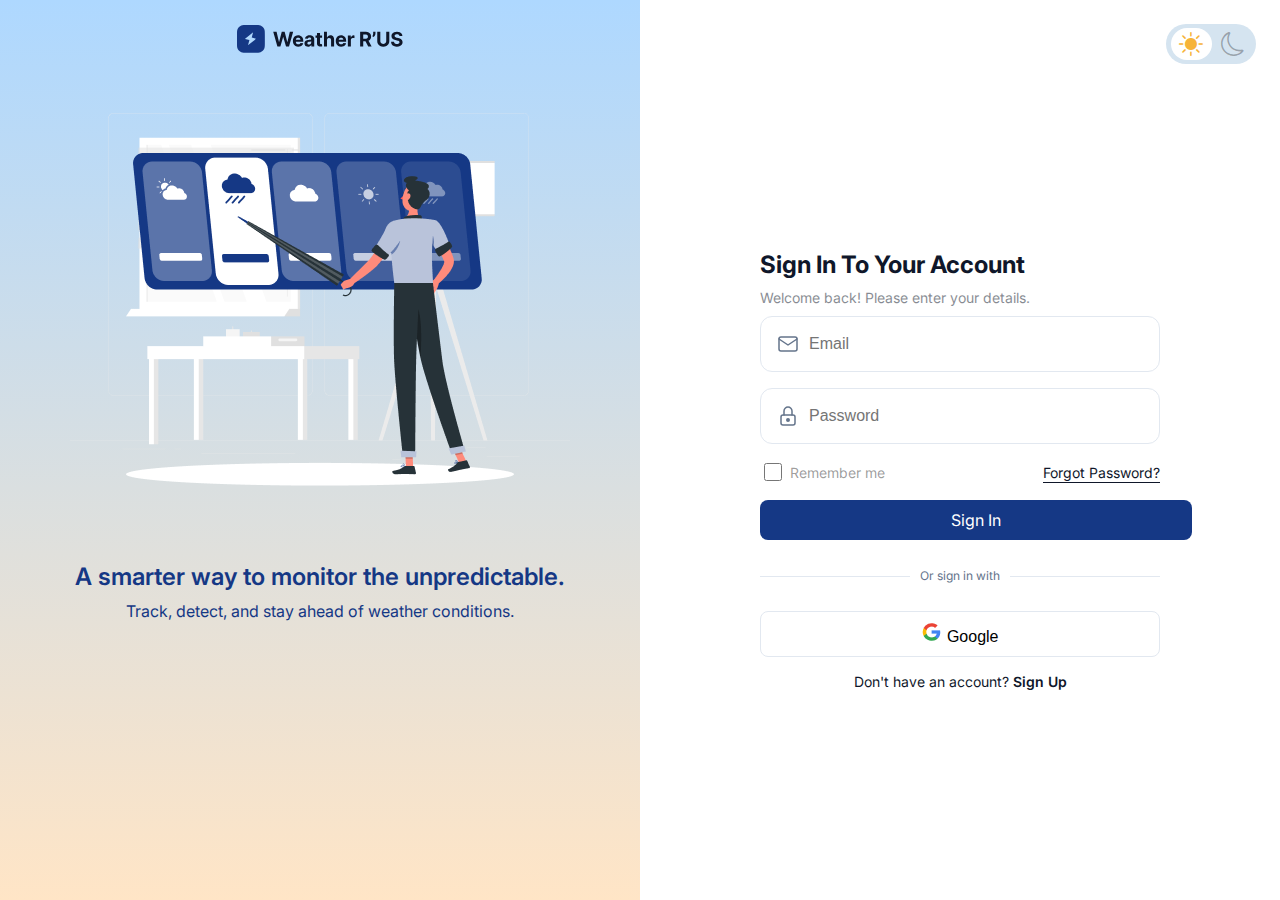
<file: index.html>
<!DOCTYPE html>
<html lang="en">
<head>
    <meta charset="UTF-8">
    <meta name="viewport" content="width=device-width, initial-scale=1.0">
    <link rel="icon" type="image/x-icon" href="images/favicon.png">
    <title>Weather R'Us | Sign in</title>
    <link rel="stylesheet" href="css/style.css">
</head>
<body>
    <main>
        <section class="signin-signup">
            <div class="left-col w-50 p-4">
                <figure class="m-0 text-center">
                    <img src="images/logo.svg" alt="">
                </figure>

                <div class="data-carousel">
                    <div class="carousel-image">
                        <img src="images/slide-1.png" alt="">
                    </div>
                    <div class="carousel-caption">
                        <h3 class="text-primary slide-title">A smarter way to monitor the unpredictable.</h3>
                        <p class="text-primary slide-info m-0">Track, detect, and stay ahead of weather conditions.</p>
                    </div>
                </div>
            </div>
            <div class="right-col w-50 p-4">
                <div class="theme-mode-toggle">
                    <input type="checkbox" class="checkbox" id="checkbox">
                    <label for="checkbox" class="checkbox-label bg-white bg-opacity-50">
                        <span class="ball shadow-sm"></span>
                        <i class="bi bi-brightness-high-fill position-relative fs-4 ms-2"></i>
                        <i class="bi bi-moon position-relative fs-4 me-2"></i>
                    </label>
                </div>

                <div class="form-container">
                    <h2>Sign In To Your Account</h2>
                    <p class="sub-heading fs-14">Welcome back! Please enter your details.</p>

                    <form action="#" class="form w-100">
                        <div class="form-field position-relative">
                            <input type="email" name="email" id="email" class="form-control" placeholder="Email">
                            <img src="images/icons/icon-mail.svg" class="position-absolute field-icon" alt="">
                        </div>
                        <div class="form-field position-relative">
                            <input type="password" name="password" id="password" class="form-control" placeholder="Password">
                            <img src="images/icons/icon-lock.svg" class="position-absolute field-icon" alt="">
                        </div>
                        <div class="form-secondary-actions">
                            <div class="form-check">
                                <input class="form-check-input" type="checkbox" value="" id="remember-chkbox">
                                <label class="form-check-label" for="remember-chkbox">Remember me</label>
                            </div>
                            <a href="#" class="link-dark fs-14">Forgot Password?</a>
                        </div>
                        <a href="signup.html" type="button" class="btn btn-primary text-center w-100 text-decoration-none">Sign In</a>

                        <div class="separator w-100"><span>Or sign in with</span></div>

                        <button type="button" class="btn btn-google">
                            <img src="images/icons/icon-google.png" alt=""> Google
                        </button>

                        <p class="fs-14 m-0 text-center">Don't have an account? <a href="#" class="fw-semibold link-dark">Sign Up</a></p>
                    </form>
                </div>
            </div>
        </section>
    </main>
</body>
</html>
</file>
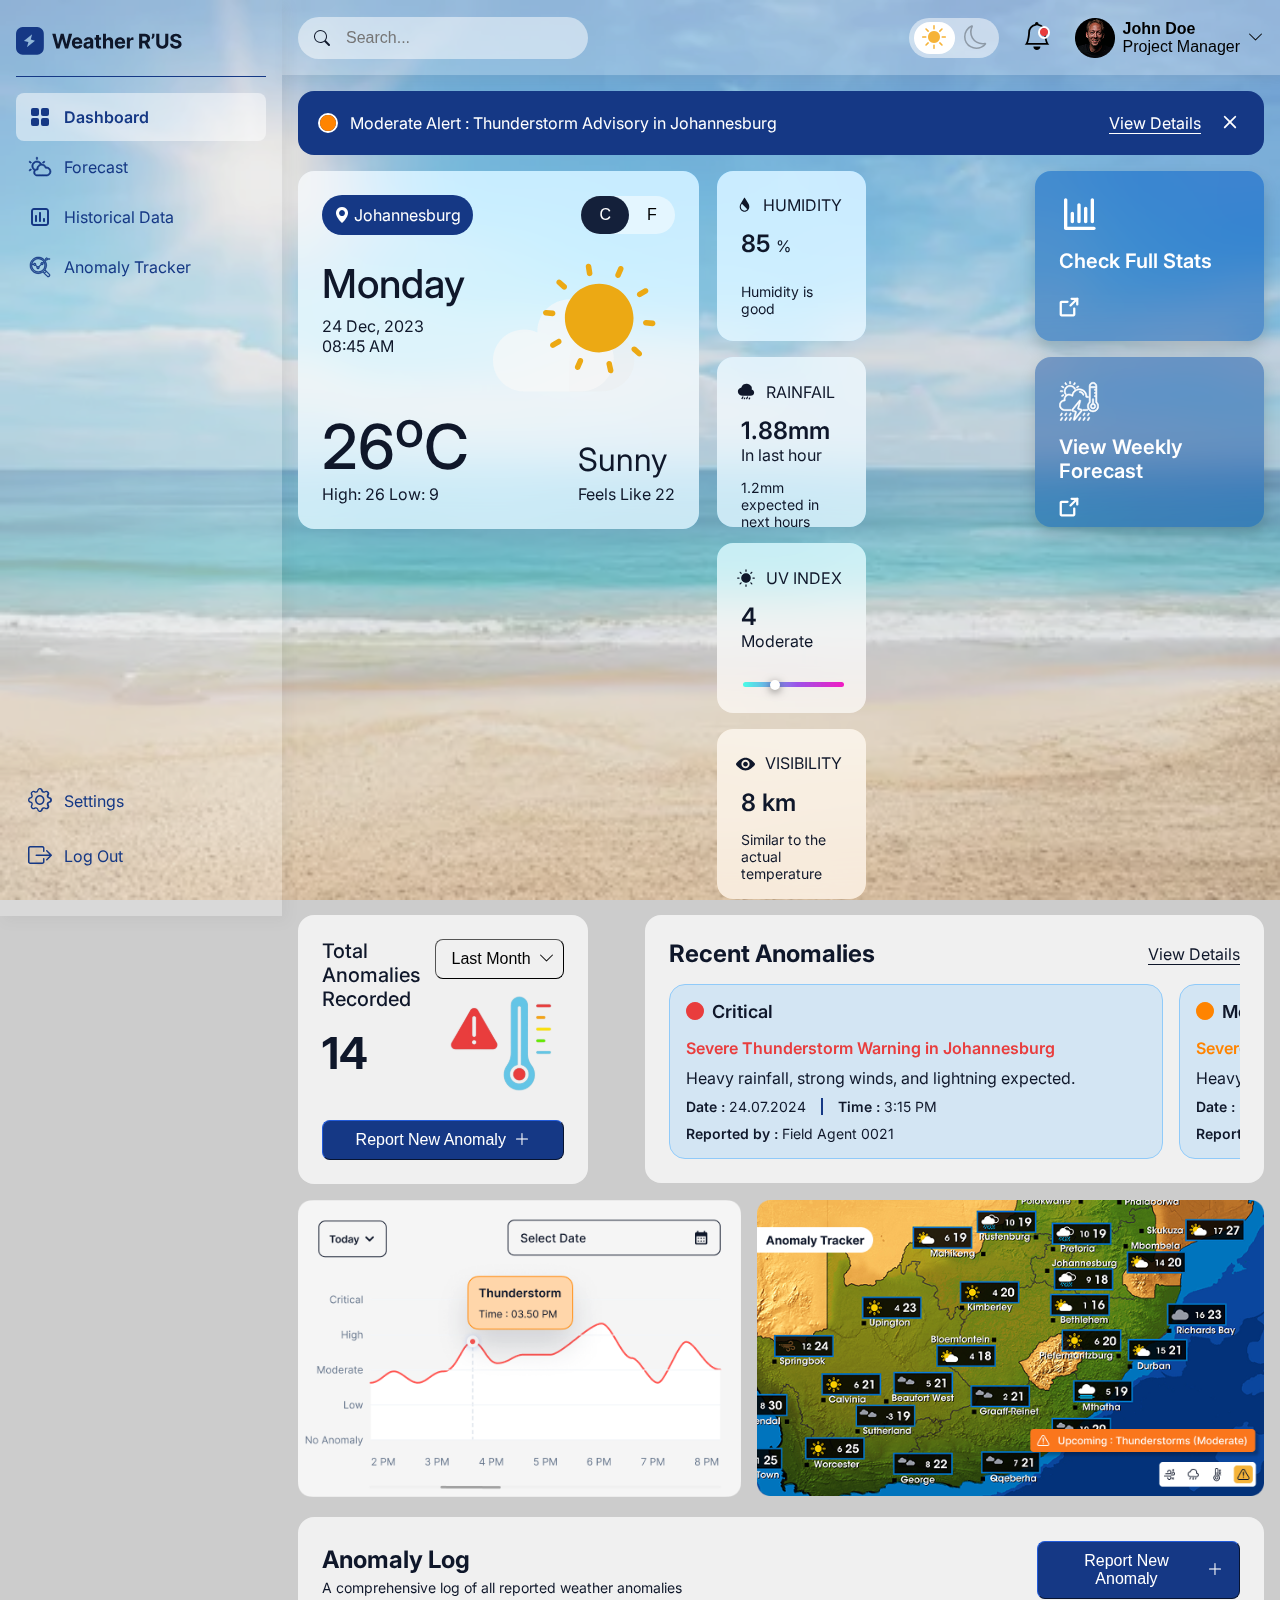
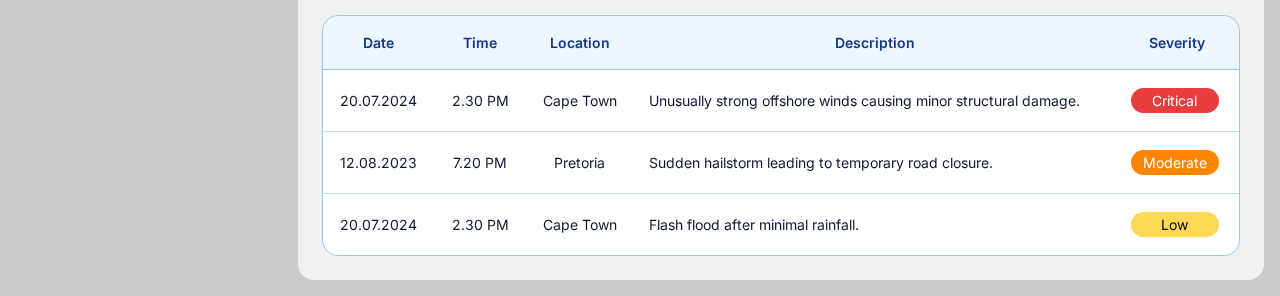
<file: dashboard.html>
<!DOCTYPE html>
<html lang="en">
<head>
    <meta charset="UTF-8">
    <meta name="viewport" content="width=device-width, initial-scale=1.0">
    <link rel="icon" type="image/x-icon" href="images/favicon.png">
    <title>Weather R'Us</title>
    <link rel="stylesheet" href="css/style.css">
</head>
<body class="dashboard">
    <main>
        <div class="sidebar">
            <figure class="logo">
                <img src="images/logo.svg" alt="">
            </figure>
            <ul class="sidemenu list-unstyled">
                <li>
                    <a href="#" class="d-flex active">
                        <img src="images/icons/icon-dashboard.svg" alt="">
                        Dashboard
                    </a>
                </li>
                <li>
                    <a href="#" class="d-flex">
                        <img src="images/icons/icon-forecast.svg" alt="">
                        Forecast
                    </a>
                </li>
                <li>
                    <a href="#" class="d-flex">
                        <img src="images/icons/icon-historical-data.svg" alt="">
                        Historical Data
                    </a>
                </li>
                <li>
                    <a href="#" class="d-flex">
                        <img src="images/icons/icon-anomaly-tracker.svg" alt="">
                        Anomaly Tracker
                    </a>
                </li>
            </ul>
            <ul class="sidemenu secondary list-unstyled">
                <li>
                    <a href="#" class="d-flex">
                        <i class="bi bi-gear fs-5"></i>
                        Settings
                    </a>
                </li>
                <li>
                    <a href="#" class="d-flex">
                        <i class="bi bi-box-arrow-right fs-5"></i>
                        Log Out
                    </a>
                </li>
            </ul>
        </div>
        <div class="content">
            <!-- header start -->
            <header id="main-header" class="d-flex">
                <!-- header search -->
                <div class="header-left-col header-search position-relative">
                    <input type="search" class="form-control border-0 w-100" name="search" id="search" placeholder="Search..." />
                    <i class="bi bi-search position-absolute"></i>
                </div>

                <div class="header-right-col">
                    <div class="theme-mode-toggle">
                        <input type="checkbox" class="checkbox" id="checkbox">
                        <label for="checkbox" class="checkbox-label bg-white bg-opacity-50">
                            <span class="ball shadow-sm"></span>
                            <i class="bi bi-brightness-high-fill position-relative fs-4 ms-2"></i>
                            <i class="bi bi-moon position-relative fs-4 me-2"></i>
                        </label>
                    </div>
                    <div class="notification-wrapper">
                        <button type="button" class="btn position-relative border-0 p-0">
                            <i class="bi bi-bell fs-3"></i>
                            <i class="bi bi-circle-fill position-absolute status"></i>
                        </button>
                    </div>
                    <div class="header-user-dropdown dropdown position-relative">
                        <button class="btn btn-transparent d-flex p-0 border-0" type="button">
                            <img src="images/user-avatar.png" class="flex-shrink-0" alt="">
                            <p class="fw-bold text-start lh-sm m-0 flex-shrink-0">John Doe <span class="d-block fw-normal">Project Manager</span></p>
                            <i class="bi bi-chevron-down flex-shrink-0"></i>
                        </button>
                        <ul class="dropdown-menu">
                            <li><a class="dropdown-item" href="#">Settings</a></li>
                            <li><a class="dropdown-item" href="#">Edit Profile</a></li>
                        </ul>
                    </div>
                </div>
            </header>

            <div class="p-3">
                <!-- alert start -->
                <div class="alert bg-primary d-flex" role="alert">
                    <p class="d-inline-flex m-0">
                        <i class="bi bi-circle-fill"></i> Moderate Alert : Thunderstorm Advisory in Johannesburg
                    </p>
                    <div class="action-buttons">
                        <a href="#" class="detail-link">View Details</a>
                        <button type="button" class="btn btn-close-alert p-0" data-bs-dismiss="alert" aria-label="Close">
                            <i class="bi bi-x"></i>
                        </button>
                    </div>
                </div>

                <section class="d-flex weather-details">
                    <div class="card main-weather-card p-4">
                        <div class="card-body">
                            <div class="d-flex city-title">
                                <div class="bg-primary city-name">
                                    <i class="bi bi-geo-alt-fill"></i> Johannesburg
                                </div>
                                <div class="temp-unit">
                                    <button type="button" class="btn btn-transparent border-0 active">C</button>
                                    <button type="button" class="btn btn-transparent border-0">F</button>
                                </div>
                            </div>
                            <div class="d-flex weather-time-details">
                                <div class="date-time-stamp">
                                    <h1 class="fw-medium">Monday</h1>
                                    <p class="m-0">24 Dec, 2023</p>
                                    <p class="m-0">08:45 AM</p>
                                </div>
                                <div class="weather-icon">
                                    <figure class="m-0">
                                        <img src="images/weather-icon.svg" class="mt-n4" alt="">
                                    </figure>
                                </div>
                            </div>
                            <div class="d-flex temperature-details">
                                <div class="temp-left-col">
                                    <h2 class="fw-medium">26<sup>o</sup>C</h2>
                                    <p class="m-0">High: 26 Low: 9</p>
                                </div>
                                <div class="temp-right-col">
                                    <h2 class="fw-normal">Sunny</h2>
                                    <p class="m-0">Feels Like 22</p>
                                </div>
                            </div>
                        </div>
                    </div>

                    <div class="humidity-detail-wrapper d-flex">
                        <div class="card p-4">
                            <div class="card-body">
                                <p class="d-flex title">
                                    <img src="images/icons/icon-humidity.svg" alt="">
                                    <span class="text-uppercase">Humidity</span>
                                </p>
                                <h3 class="fw-semibold">85 <span>%</span></h3>
                                <p class="m-0">Humidity is good</p>
                            </div>
                        </div>
                        <div class="card p-4">
                            <div class="card-body">
                                <p class="d-flex title">
                                    <img src="images/icons/icon-rainfall.svg" alt="">
                                    <span class="text-uppercase">Rainfail</span>
                                </p>
                                <h3 class="fw-semibold">1.88mm <span class="d-block">In last hour</span></h3>
                                <p class="m-0">1.2mm expected in next hours</p>
                            </div>
                        </div>
                        <div class="card p-4">
                            <div class="card-body">
                                <p class="d-flex title">
                                    <img src="images/icons/icon-uv-index.svg" alt="">
                                    <span class="text-uppercase">UV Index</span>
                                </p>
                                <h3 class="fw-semibold">4 <span class="d-block">Moderate</span></h3>
                                <input type="range" min="0" max="100" value="30" class="custom-range">
                            </div>
                        </div>
                        <div class="card p-4">
                            <div class="card-body">
                                <p class="d-flex title">
                                    <img src="images/icons/icon-visibility.svg" alt="">
                                    <span class="text-uppercase">Visibility</span>
                                </p>
                                <h3 class="fw-semibold">8 km</h3>
                                <p class="m-0">Similar to the actual temperature</p>
                            </div>
                        </div>
                    </div>

                    <div class="weather-stats">
                        <div class="card p-4">
                            <div class="card-body">
                                <img src="images/icons/icon-statistics.svg" alt="">
                                <h3 class="fw-semibold">Check Full Stats</h3>
                                <a href="#">
                                    <img src="images/icons/icon-view-more.svg" alt="">
                                </a>
                            </div>
                        </div>
                        <div class="card p-4">
                            <div class="card-body">
                                <img src="images/icons/icon-weekly-forecast.svg" alt="">
                                <h3 class="fw-semibold">View Weekly Forecast</h3>
                                <a href="#">
                                    <img src="images/icons/icon-view-more.svg" alt="">
                                </a>
                            </div>
                        </div>
                    </div>
                </section>

                <!-- section anomalies -->
                <section class="anomalies-container">
                    <div class="card p-4 total-anomalies">
                        <div class="card-body">
                            <div class="total-anomalies-details">
                                <div class="card-title">
                                    <h3 class="fw-medium">Total Anomalies Recorded</h3>
                                    <h2>14</h2>
                                </div>
                                <div class="duration-toggle">
                                    <div class="dropdown position-relative">
                                        <button class="btn btn-transparent d-flex" type="button">
                                            <p class="fw-medium m-0 flex-shrink-0">Last Month</p>
                                            <i class="bi bi-chevron-down flex-shrink-0"></i>
                                        </button>
                                        <ul class="dropdown-menu">
                                            <li><a class="dropdown-item" href="#">Last Week</a></li>
                                            <li><a class="dropdown-item" href="#">Last Year</a></li>
                                        </ul>
                                    </div>
                                    <figure class="m-0">
                                        <img src="images/thermometer.svg" alt="">
                                    </figure>
                                </div>
                            </div>
                            <button type="button" class="btn btn-primary with-icon w-100 report-anomaly">
                                Report New Anomaly <i class="bi bi-plus-lg"></i>
                            </button>
                        </div>
                    </div>
                    <div class="card p-4 recent-anomalies">
                        <div class="card-body">
                            <div class="card-title">
                                <h2 class="m-0">Recent Anomalies</h2>
                                <a href="#" class="link-dark">View Details</a>
                            </div>
                            <div class="anomaly-list">
                                <div class="anomaly-card critical p-3">
                                    <div class="anomaly-state fw-semibold">
                                        <i class="bi bi-circle-fill status"></i> Critical
                                    </div>
                                    <p class="anomaly-title fw-semibold">Severe Thunderstorm Warning in Johannesburg</p>
                                    <p class="anomaly-info">Heavy rainfall, strong winds, and lightning expected.</p>
                                    <div class="anomaly-date-time">
                                        <p class="date m-0">
                                            <span class="fw-semibold">Date :</span> 24.07.2024
                                        </p>
                                        <p class="time m-0">
                                            <span class="fw-semibold">Time :</span> 3:15 PM
                                        </p>
                                    </div>
                                    <div class="reported-by">
                                        <p class="m-0"><span class="fw-semibold">Reported by :</span> Field Agent 0021</p>
                                    </div>
                                </div>
                                <div class="anomaly-card moderate p-3">
                                    <div class="anomaly-state fw-semibold">
                                        <i class="bi bi-circle-fill status"></i> Moderate
                                    </div>
                                    <p class="anomaly-title fw-semibold">Severe Thunderstorm Warning in Johannesburg</p>
                                    <p class="anomaly-info">Heavy rainfall, strong winds, and lightning expected.</p>
                                    <div class="anomaly-date-time">
                                        <p class="date m-0">
                                            <span class="fw-semibold">Date :</span> 24.07.2024
                                        </p>
                                        <p class="time m-0">
                                            <span class="fw-semibold">Time :</span> 3:15 PM
                                        </p>
                                    </div>
                                    <div class="reported-by">
                                        <p class="m-0"><span class="fw-semibold">Reported by :</span> Field Agent 0021</p>
                                    </div>
                                </div>
                            </div>
                        </div>
                    </div>
                </section>

                <!-- section graphs -->
                <section class="weather-pictograph-container">
                    <div class="weather-graph">
                        <img src="images/weather-graph.png" alt="">
                    </div>
                    <div class="weather-map">
                        <img src="images/weather-map.png" alt="">
                    </div>
                </section>

                <!-- anomaly log -->
                <div class="section anomaly-log">
                    <div class="card p-4">
                        <div class="card-body">
                            <div class="card-title">
                                <h2 class="m-0 w-100">
                                    Anomaly Log 
                                    <span class="d-block sub-heading fs-14 fw-normal">A comprehensive log of all reported weather anomalies</span>
                                </h2>
                                <button type="button" class="btn btn-primary with-icon w-100 report-anomaly">
                                    Report New Anomaly <i class="bi bi-plus-lg"></i>
                                </button>
                            </div>

                            <table class="table">
                                <thead>
                                    <tr>
                                        <th>Date</th>
                                        <th>Time</th>
                                        <th>Location</th>
                                        <th>Description</th>
                                        <th>Severity</th>
                                    </tr>
                                </thead>
                                <tbody>
                                    <tr>
                                        <td class="text-center">20.07.2024</td>
                                        <td class="text-center">2.30 PM</td>
                                        <td class="text-center">Cape Town</td>
                                        <td>Unusually strong offshore winds causing minor structural damage.</td>
                                        <td class="text-center">
                                            <div class="severity-status critical">
                                                Critical
                                            </div>
                                        </td>
                                    </tr>
                                    <tr>
                                        <td class="text-center">12.08.2023</td>
                                        <td class="text-center">7.20 PM</td>
                                        <td class="text-center">Pretoria</td>
                                        <td>Sudden hailstorm leading to temporary road closure.</td>
                                        <td class="text-center">
                                            <div class="severity-status moderate">
                                                Moderate
                                            </div>
                                        </td>
                                    </tr>
                                    <tr>
                                        <td class="text-center">20.07.2024</td>
                                        <td class="text-center">2.30 PM</td>
                                        <td class="text-center">Cape Town</td>
                                        <td>Flash flood after minimal rainfall.</td>
                                        <td class="text-center">
                                            <div class="severity-status low">
                                                Low
                                            </div>
                                        </td>
                                    </tr>
                                </tbody>
                            </table>
                        </div>
                    </div>
                </div>
            </div>
        </div>
    </main>

    <script src="https://code.jquery.com/jquery-3.7.1.min.js" integrity="sha256-/JqT3SQfawRcv/BIHPThkBvs0OEvtFFmqPF/lYI/Cxo=" crossorigin="anonymous"></script>
    <script src="js/custom.js"></script>
</body>
</html>
</file>
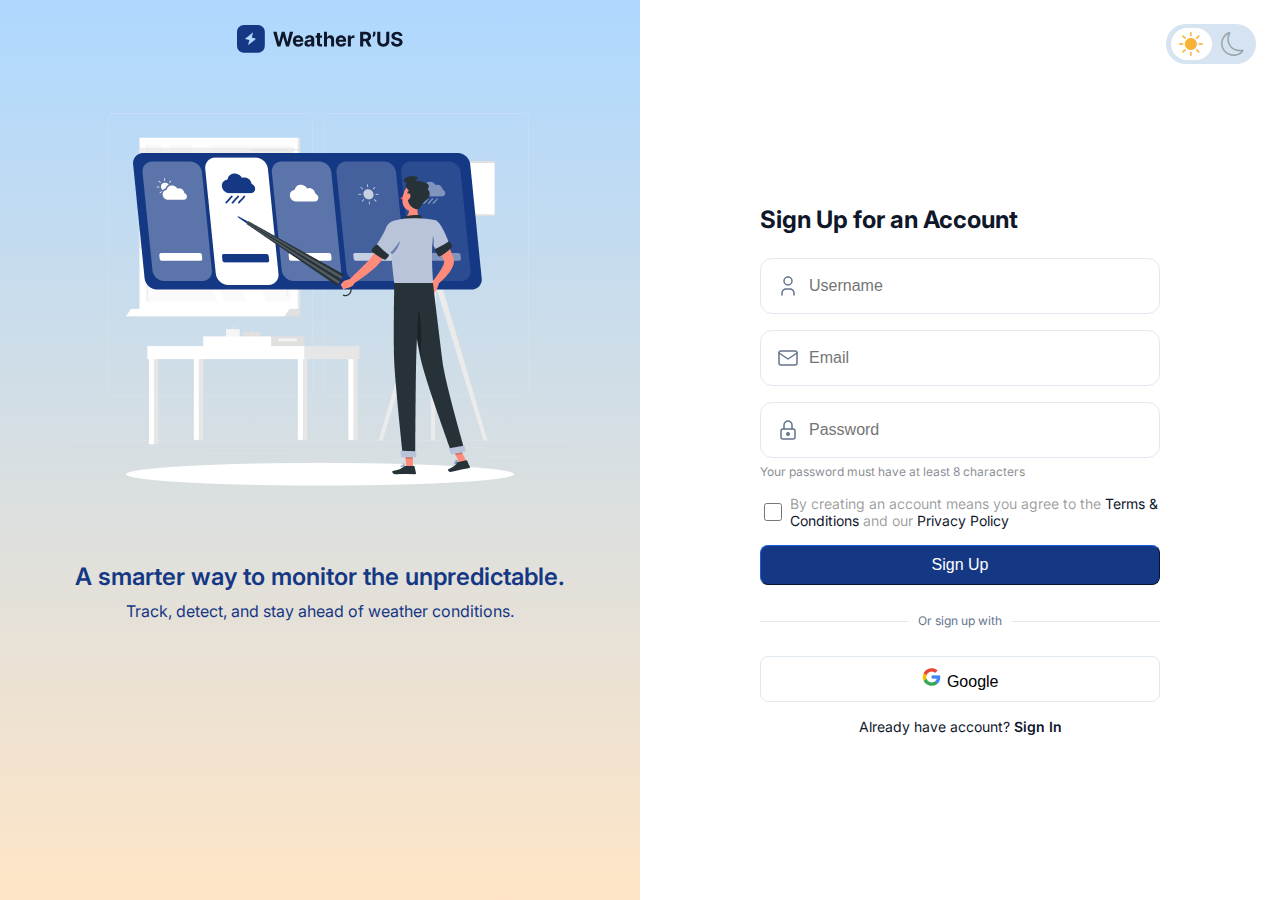
<file: signup.html>
<!DOCTYPE html>
<html lang="en">
<head>
    <meta charset="UTF-8">
    <meta name="viewport" content="width=device-width, initial-scale=1.0">
    <link rel="icon" type="image/x-icon" href="images/favicon.png">
    <title>Weather R'Us | Sign up</title>
    <link rel="stylesheet" href="css/style.css">
</head>
<body>
    <main>
        <section class="signin-signup">
            <div class="left-col w-50 p-4">
                <figure class="m-0 text-center">
                    <img src="images/logo.svg" alt="">
                </figure>

                <div class="data-carousel">
                    <div class="carousel-image">
                        <img src="images/slide-1.png" alt="">
                    </div>
                    <div class="carousel-caption">
                        <h3 class="text-primary slide-title">A smarter way to monitor the unpredictable.</h3>
                        <p class="text-primary slide-info m-0">Track, detect, and stay ahead of weather conditions.</p>
                    </div>
                </div>
            </div>
            <div class="right-col w-50 p-4">
                <div class="theme-mode-toggle">
                    <input type="checkbox" class="checkbox" id="checkbox">
                    <label for="checkbox" class="checkbox-label bg-white bg-opacity-50">
                        <span class="ball shadow-sm"></span>
                        <i class="bi bi-brightness-high-fill position-relative fs-4 ms-2"></i>
                        <i class="bi bi-moon position-relative fs-4 me-2"></i>
                    </label>
                </div>

                <div class="form-container">
                    <h2 class="sign-up-heading">Sign Up for an Account</h2>

                    <form action="#" class="form w-100">
                        <div class="form-field position-relative">
                            <input type="text" name="username" id="username" class="form-control" placeholder="Username">
                            <img src="images/icons/icon-user.svg" class="position-absolute field-icon" alt="">
                        </div>
                        <div class="form-field position-relative">
                            <input type="email" name="email" id="email" class="form-control" placeholder="Email">
                            <img src="images/icons/icon-mail.svg" class="position-absolute field-icon" alt="">
                        </div>
                        <div class="form-field position-relative">
                            <input type="password" name="password" id="password" class="form-control" placeholder="Password">
                            <img src="images/icons/icon-lock.svg" class="position-absolute field-icon" alt="">
                        </div>
                        <p class="m-0 fs-12 field-info">Your password must have at least 8 characters</p>

                        <div class="form-secondary-actions">
                            <div class="form-check">
                                <input class="form-check-input" type="checkbox" value="" id="remember-chkbox">
                                <label class="form-check-label" for="remember-chkbox">By creating an account means you agree to the <a href="#" class="link-dark text-decoration-none">Terms & Conditions</a> and our <a href="#" class="link-dark text-decoration-none">Privacy Policy</a></label>
                            </div>
                        </div>
                        <button type="button" class="btn btn-primary text-center w-100">Sign Up</button>

                        <div class="separator w-100"><span>Or sign up with</span></div>

                        <button type="button" class="btn btn-google">
                            <img src="images/icons/icon-google.png" alt=""> Google
                        </button>

                        <p class="fs-14 m-0 text-center">Already have account? <a href="#" class="fw-semibold link-dark">Sign In</a></p>
                    </form>
                </div>
            </div>
        </section>
    </main>
</body>
</html>
</file>
<file: css/style.css>
@import url("https://cdn.jsdelivr.net/npm/bootstrap-icons@1.13.1/font/bootstrap-icons.min.css");
@import url("https://fonts.googleapis.com/css2?family=Inter:ital,opsz,wght@0,14..32,100..900;1,14..32,100..900&display=swap");
.sidebar {
  width: 250px;
  height: calc(100% - 16px);
  box-shadow: 4px 4px 12px 0 rgba(125, 125, 125, 0.1);
  position: fixed;
  background: rgba(255, 255, 255, 0.25);
  padding: 16px;
  display: flex;
  flex-direction: column;
}
.sidebar .logo {
  text-align: left;
  margin: 0;
  border-bottom: solid 1px var(--color-primary);
  padding-bottom: 16px;
  padding-top: 10px;
}
.sidebar .sidemenu li {
  margin-bottom: 2px;
}
.sidebar .sidemenu li a {
  text-decoration: none;
  color: var(--color-primary);
  padding: 12px;
  transition: all linear 0.2s;
  border-radius: calc(var(--border-radius) - 8px);
  align-items: center;
  gap: 12px;
}
.sidebar .sidemenu li a.active, .sidebar .sidemenu li a:hover {
  background: rgba(255, 255, 255, 0.5);
  font-weight: 600;
}
.sidebar .sidemenu li a i {
  font-size: 24px;
}
.sidebar .sidemenu.secondary {
  margin-top: auto;
}

.content header {
  background: rgba(var(--color-white-rgb), 0.25);
  box-shadow: 4px 4px 12px 0 rgba(125, 125, 125, 0.1);
  padding: 0 16px;
  align-items: center;
  justify-content: space-between;
  height: 75px;
  z-index: 2;
}
.content header .header-left-col {
  width: 30%;
}
.content header .header-left-col.header-search .form-control {
  border-radius: 35px;
  background-color: rgba(var(--color-white-rgb), 0.5);
  padding-left: 48px;
}
.content header .header-left-col.header-search i {
  left: 16px;
  top: 50%;
  transform: translateY(-50%);
}
.content header .header-right-col {
  width: 50%;
  display: flex;
  align-items: center;
  justify-content: flex-end;
  gap: 24px;
}

.notification-wrapper .btn .bi-bell {
  font-size: 28px;
}
.notification-wrapper .btn .status {
  color: var(--color-danger);
  border: solid 2px var(--color-white);
  border-radius: 50%;
  font-size: 8px;
  top: 4px;
  right: 1px;
}

.header-user-dropdown .btn {
  display: flex;
  align-items: center;
  justify-content: space-between;
  gap: 8px;
  text-align: left;
}

.alert.bg-primary {
  color: var(--color-white);
}

.weather-details {
  gap: 18px;
}
.weather-details .main-weather-card {
  width: 40%;
  height: 310px;
}
.weather-details .main-weather-card .city-title {
  display: flex;
  align-items: center;
  justify-content: space-between;
}
.weather-details .main-weather-card .city-title .city-name {
  color: var(--color-white);
  padding: 10px 12px;
  font-size: 16px;
  font-weight: 400;
  border-radius: 35px;
}
.weather-details .main-weather-card .city-title .temp-unit {
  background: rgba(var(--color-white-rgb), 0.5);
  border-radius: 35px;
  display: flex;
  align-items: center;
}
.weather-details .main-weather-card .city-title .temp-unit button {
  border-radius: 35px;
  padding: 10px 18px;
}
.weather-details .main-weather-card .city-title .temp-unit button.active {
  background: var(--color-primary-dark);
  color: var(--color-white);
}
.weather-details .main-weather-card .weather-time-details {
  display: flex;
  align-items: flex-start;
  justify-content: space-between;
  margin-top: 24px;
}
.weather-details .main-weather-card .weather-time-details h1 {
  font-size: 40px;
  margin-bottom: 8px;
}
.weather-details .main-weather-card .temperature-details {
  display: flex;
  align-items: flex-end;
  justify-content: space-between;
}
.weather-details .main-weather-card .temperature-details .temp-left-col h2 {
  margin-bottom: 0;
  font-size: 62px;
}
.weather-details .main-weather-card .temperature-details .temp-right-col h2 {
  margin-bottom: 5px;
  font-size: 32px;
}
.weather-details .humidity-detail-wrapper {
  width: 34%;
  gap: 16px;
  flex-wrap: wrap;
}
.weather-details .humidity-detail-wrapper .card {
  width: 33.8%;
  height: 122px;
}
.weather-details .humidity-detail-wrapper .card .card-body {
  height: 100%;
  display: flex;
  flex-direction: column;
  justify-content: space-between;
  gap: 14px;
}
.weather-details .humidity-detail-wrapper .card .title {
  gap: 10px;
  margin: 0;
  font-size: 16px;
  align-items: center;
}
.weather-details .humidity-detail-wrapper .card .title img {
  width: 20px;
  margin-left: -5px;
}
.weather-details .humidity-detail-wrapper .card h3 {
  font-size: 24px;
  height: 100%;
  margin: 0;
}
.weather-details .humidity-detail-wrapper .card h3 span {
  font-size: 16px;
  font-weight: 400;
}
.weather-details .humidity-detail-wrapper .card p {
  font-size: 14px;
}
.weather-details .weather-stats {
  width: 26%;
  display: flex;
  flex-direction: column;
  gap: 16px;
}
.weather-details .weather-stats .card {
  height: 122px;
  background-color: rgba(22, 59, 138, 0.4);
  box-shadow: var(--box-shadow);
}
.weather-details .weather-stats .card .card-body {
  height: 100%;
  display: flex;
  flex-direction: column;
  justify-content: space-between;
  gap: 14px;
}
.weather-details .weather-stats .card img {
  margin-bottom: 0;
  width: 40px;
}
.weather-details .weather-stats .card h3 {
  font-size: 20px;
  color: #fff;
  height: auto;
  margin-bottom: 0;
}
.weather-details .weather-stats .card a {
  display: inline-block;
  margin-top: auto;
}
.weather-details .weather-stats .card a img {
  display: block;
  line-height: 1;
  margin: 0;
  width: 20px;
}

.anomalies-container {
  margin-top: 16px;
  display: flex;
  align-items: flex-start;
  justify-content: space-between;
  gap: 16px;
}
.anomalies-container .total-anomalies {
  width: 25%;
}
.anomalies-container .total-anomalies .card-body .total-anomalies-details {
  display: flex;
  align-items: flex-start;
  justify-content: space-between;
  gap: 5px;
  margin-bottom: 8px;
}
.anomalies-container .total-anomalies .card-body .total-anomalies-details .card-title {
  width: 50%;
}
.anomalies-container .total-anomalies .card-body .total-anomalies-details .card-title h3 {
  font-size: 20px;
  margin-bottom: 15px;
}
.anomalies-container .total-anomalies .card-body .total-anomalies-details .card-title h2 {
  font-size: 44px;
  margin: 0;
}
.anomalies-container .total-anomalies .card-body .total-anomalies-details .duration-toggle .dropdown button {
  gap: 8px;
}
.anomalies-container .total-anomalies .report-anomaly {
  justify-content: center;
}
.anomalies-container .recent-anomalies {
  width: 75%;
  max-width: calc(100% - 395px);
}
.anomalies-container .recent-anomalies .card-title {
  display: flex;
  align-items: center;
  justify-content: space-between;
  gap: 16px;
  margin-bottom: 16px;
}
.anomalies-container .recent-anomalies .anomaly-list {
  display: flex;
  align-items: center;
  gap: 16px;
  flex-wrap: nowrap;
  overflow: auto;
}
.anomalies-container .recent-anomalies .anomaly-list .anomaly-card {
  background: rgba(144, 202, 249, 0.3);
  border-radius: var(--border-radius);
  border: solid 1px #90CAF9;
  width: 460px;
  flex-shrink: 0;
}
.anomalies-container .recent-anomalies .anomaly-list .anomaly-card .anomaly-state {
  font-size: 18px;
  margin-bottom: 16px;
  display: flex;
  align-items: center;
  gap: 8px;
}
.anomalies-container .recent-anomalies .anomaly-list .anomaly-card.critical .status, .anomalies-container .recent-anomalies .anomaly-list .anomaly-card.critical .anomaly-title {
  color: var(--color-danger);
}
.anomalies-container .recent-anomalies .anomaly-list .anomaly-card.moderate .status, .anomalies-container .recent-anomalies .anomaly-list .anomaly-card.moderate .anomaly-title {
  color: var(--color-warning);
}
.anomalies-container .recent-anomalies .anomaly-list .anomaly-card .anomaly-date-time {
  display: flex;
  align-items: center;
  margin-bottom: 10px;
}
.anomalies-container .recent-anomalies .anomaly-list .anomaly-card .anomaly-date-time p:last-child {
  padding-left: 15px;
  margin-left: 15px !important;
  border-left: solid 2px var(--color-primary);
}
.anomalies-container .recent-anomalies .anomaly-list .anomaly-card .anomaly-date-time p, .anomalies-container .recent-anomalies .anomaly-list .anomaly-card .reported-by p, .anomalies-container .recent-anomalies .anomaly-list .anomaly-card .anomaly-info p {
  font-size: 14px;
}

.weather-pictograph-container {
  margin-top: 16px;
  display: flex;
  align-items: flex-start;
  gap: 16px;
}
.weather-pictograph-container .weather-graph {
  width: 48%;
}
.weather-pictograph-container .weather-map {
  width: 55%;
}
.weather-pictograph-container .weather-graph img, .weather-pictograph-container .weather-map img {
  width: 100%;
}

.anomaly-log {
  margin-top: 16px;
}
.anomaly-log .card-title {
  margin-bottom: 16px;
  display: flex;
  align-items: center;
  justify-content: space-between;
  gap: 16px;
}
.anomaly-log .card-title h2 span {
  margin-top: 5px;
}
.anomaly-log .card-title .report-anomaly {
  width: 256px;
}
.anomaly-log .severity-status {
  border-radius: 25px;
  padding: 4px;
  width: 80px;
}
.anomaly-log .severity-status.critical {
  background: var(--color-danger);
  color: var(--color-white);
}
.anomaly-log .severity-status.moderate {
  background: var(--color-warning);
  color: var(--color-white);
}
.anomaly-log .severity-status.low {
  background: var(--color-yellow);
  color: var(--color-black);
}

.signin-signup {
  height: 100vh;
  display: flex;
}
.signin-signup .left-col {
  background: linear-gradient(180deg, #AED8FF 0%, #FFE5C6 100%);
}
.signin-signup .theme-mode-toggle {
  display: flex;
  justify-content: flex-end;
}
.signin-signup .theme-mode-toggle .checkbox-label {
  background-color: #D5E4F0;
}
.signin-signup .right-col .form-container {
  height: calc(100vh - 88px);
  width: 400px;
  margin: 0 auto;
  display: flex;
  align-items: flex-start;
  justify-content: center;
  flex-direction: column;
}
.signin-signup .right-col .form-container h2 {
  margin-bottom: 10px;
}
.signin-signup .right-col .form-container .sub-heading {
  opacity: 0.5;
}
.signin-signup .right-col .form-container .form {
  display: flex;
  flex-direction: column;
  gap: 16px;
}
.signin-signup .right-col .form-container .form-field .form-control {
  border-radius: 12px;
  border: solid 1px #E2E8F0;
  padding: 18px 16px 18px 48px;
  width: calc(100% - 66px);
}
.signin-signup .right-col .form-container .form-field .form-control:focus {
  border-color: #d3d8de;
}
.signin-signup .right-col .form-container .form-field .field-icon {
  left: 16px;
  top: 50%;
  transform: translateY(-50%);
}
.signin-signup .right-col .form-container .form-secondary-actions {
  display: flex;
  align-items: center;
  justify-content: space-between;
}
.signin-signup .right-col .form-container .separator {
  position: relative;
  display: inline-block;
  margin: 0 auto;
  font-size: 12px;
  color: #64748B;
  text-align: center;
  margin: 12px 0;
}
.signin-signup .right-col .form-container .separator::before {
  content: "";
  position: absolute;
  width: 100%;
  height: 1px;
  background: #E2E8F0;
  top: 8px;
  left: 0;
}
.signin-signup .right-col .form-container .separator span {
  background: var(--color-white);
  padding: 0 10px;
  position: relative;
  z-index: 1;
}
.signin-signup .right-col .form-container .btn-google {
  border: solid 1px #E2E8F0;
  box-shadow: none;
}
.signin-signup .right-col .form-container p a {
  text-decoration: none;
}
.signin-signup .right-col .form-container .field-info {
  opacity: 0.5;
  margin-top: -10px !important;
}
.signin-signup .right-col .form-container .sign-up-heading {
  margin-bottom: 24px;
}

.data-carousel .carousel-image {
  text-align: center;
}
.data-carousel .carousel-caption {
  text-align: center;
}
.data-carousel .carousel-caption .slide-title {
  font-size: 24px;
  font-weight: 600;
  margin-bottom: 10px;
}
.data-carousel .carousel-caption .slide-info {
  font-size: 16px;
}

:root {
  --color-body: #0F172A;
  --color-black: #000;
  --color-white: #fff;
  --color-danger: #E93D3D;
  --color-primary: #153885;
  --color-warning: #FF8400;
  --color-yellow: #FBD856;
  --color-primary-dark: #14203A;
  --color-body-rgb: 15, 23, 42;
  --color-black-rgb: 0,0,0;
  --color-white-rgb: 255,255,255;
  --color-danger-rgb: 233, 61, 61;
  --color-primary-rgb: 21, 56, 133;
  --color-warning-rgb: 255, 132, 0;
  --color-primary-dark-rgb: 20, 32, 58;
  --bs-bg-opacity: 0.25;
  --border-radius: 16px;
  --base-font-size: 16px;
  --btn-padding-x: 16px;
  --btn-padding-y: 10px;
  --btn-line-height: 1;
  --btn-border-radius: 8px;
  --btn-border-width: 1px;
  --btn-bg: transparent;
  --btn-font-size: var(--base-font-size);
  --input-padding-y: 12px;
  --input-padding-x: 16px;
  --input-font-size: var(--base-font-size);
  --box-shadow: 0 0.5rem 1rem rgba(0, 0, 0, 0.15);
  --box-shadow-sm: 0 0.125rem 0.25rem rgba(0, 0, 0, 0.075);
  --box-shadow-lg: 0 1rem 3rem rgba(0, 0, 0, 0.175);
  --box-shadow-inset: inset 0 1px 2px rgba(0, 0, 0, 0.075);
}

body {
  margin: 0;
  font-family: "Inter", sans-serif;
  font-optical-sizing: auto;
  font-style: normal;
  color: var(--color-body);
}
body.dashboard {
  background-color: rgba(var(--color-black-rgb), 0.2);
}
body.dashboard::after {
  content: "";
  background: url("../images/dashboard-bg.webp") no-repeat top left;
  background-size: cover;
  position: fixed;
  width: 100%;
  height: 100vh;
  top: 0;
  left: 0;
  opacity: 50%;
  z-index: -1;
  opacity: 0.5;
}

.list-unstyled {
  padding-left: 0;
  list-style: none;
}

h1 {
  margin-top: 0;
}

h2 {
  margin-top: 0;
}

h3 {
  margin-top: 0;
}

h4 {
  margin-top: 0;
}

h5 {
  margin-top: 0;
}

h6 {
  margin-top: 0;
}

a {
  text-underline-offset: 4px;
}
a.link-dark {
  color: var(--color-body);
}

p {
  font-size: 16px;
  margin-top: 0;
  margin-bottom: 10px;
}

.bg-primary {
  background-color: var(--color-primary) !important;
}

.bg-danger {
  background-color: var(--color-danger) !important;
}

.d-flex {
  display: flex;
}

.d-inline-flex {
  display: inline-flex;
}

.d-block {
  display: block;
}

.d-inline-block {
  display: inline-block;
}

.border-0 {
  border: none;
}

.position-relative {
  position: relative;
}

.position-fixed {
  position: fixed;
}

.position-sticky {
  position: sticky;
}

.position-absolute {
  position: absolute;
}

.p-0 {
  padding: 0 !important;
}

.m-0 {
  margin: 0 !important;
}

.flex-shrink-0 {
  flex-shrink: 0;
}

.fw-normal {
  font-weight: 400;
}

.fw-medium {
  font-weight: 500;
}

.fw-semibold {
  font-weight: 600;
}

.fw-bold {
  font-weight: 700;
}

.w-100 {
  width: 100%;
}

.w-50 {
  width: 50%;
}

.w-25 {
  width: 25%;
}

.fs-12 {
  font-size: 12px;
}

.fs-14 {
  font-size: 14px;
}

.fs-18 {
  font-size: 18px;
}

.p-3 {
  padding: 1rem;
}

.p-4 {
  padding: 1.5rem;
}

.m-3 {
  margin: 1rem;
}

.m-4 {
  margin: 1.5rem;
}

.text-uppercase {
  text-transform: uppercase;
}

.text-capitalize {
  text-transform: capitalize;
}

.text-lowercase {
  text-transform: lowercase;
}

.text-center {
  text-align: center;
}

.text-left {
  text-align: left;
}

.text-right {
  text-align: right;
}

.text-primary {
  color: var(--color-primary);
}

.text-decoration-none {
  text-decoration: none;
}

.theme-mode-toggle .checkbox-label {
  background-color: rgba(var(--color-white-rgb), 0.5);
  width: 90px;
  height: 40px;
  border-radius: 50px;
  position: relative;
  cursor: pointer;
  display: flex;
  justify-content: space-between;
  align-items: center;
}
.theme-mode-toggle .checkbox-label .ball {
  background-color: var(--color-white);
  width: 46%;
  height: 32px;
  position: absolute;
  left: 5px;
  top: 4px;
  border-radius: 18px;
  transition: transform 0.2s linear;
}
.theme-mode-toggle .checkbox {
  opacity: 0;
  position: absolute;
}
.theme-mode-toggle .checkbox + .checkbox-label .bi-brightness-high-fill {
  color: #F6B338;
  margin-left: 13px;
}
.theme-mode-toggle .checkbox + .checkbox-label .bi-moon {
  color: rgba(var(--color-black-rgb), 0.3);
  margin-right: 11px;
}
.theme-mode-toggle .checkbox:checked + .checkbox-label .ball {
  transform: translateX(38px);
}
.theme-mode-toggle .checkbox:checked + .checkbox-label .bi-brightness-high-fill {
  color: rgba(var(--color-black-rgb), 0.3);
}
.theme-mode-toggle .checkbox:checked + .checkbox-label .bi-moon {
  color: var(--color-primary);
}
.theme-mode-toggle .checkbox + .checkbox-label i {
  position: relative;
  font-size: 24px;
}

.card {
  background-color: rgba(255, 255, 255, 0.9);
  border-radius: var(--border-radius);
}

@supports ((-webkit-backdrop-filter: blur(20px)) or (backdrop-filter: blur(20px))) {
  .card {
    background-color: rgba(255, 255, 255, 0.7);
    -webkit-backdrop-filter: saturate(180%) blur(20px);
            backdrop-filter: saturate(180%) blur(20px);
  }
}
.btn {
  padding: var(--btn-padding-y) var(--btn-padding-x);
  border-radius: var(--btn-border-radius);
  border-width: var(--btn-border-width);
  background-color: var(--btn-bg);
  font-size: var(--btn-font-size);
  cursor: pointer;
}
.btn.btn-primary {
  background-color: var(--color-primary);
  color: var(--color-white);
  border-color: var(--color-primary);
}
.btn.with-icon {
  display: flex;
  align-items: center;
  gap: 8px;
}

.dropdown-menu {
  display: none;
  position: absolute;
  right: 0;
  top: 100%;
  margin-top: 0.5rem;
  padding: 16px 0;
  min-width: 13rem;
  width: auto;
  z-index: 1;
  background: var(--color-white);
  border-radius: 16px;
  list-style-type: none;
  box-shadow: 4px 4px 12px 0 rgba(125, 125, 125, 0.1);
}
.dropdown-menu .dropdown-item {
  display: block;
  color: var(--color-primary);
  text-decoration: none;
  padding: 8px 16px;
}
.dropdown-menu .dropdown-item:hover {
  background: rgba(var(--color-primary-rgb), 0.1);
}
.dropdown-menu.show {
  display: block;
}

.alert {
  padding: 16px 20px;
  border-radius: var(--border-radius);
  margin-bottom: 16px;
  display: flex;
  align-items: center;
  justify-content: space-between;
  gap: 12px;
}
.alert p {
  align-items: center;
  gap: 12px;
}
.alert .bi-circle-fill {
  color: var(--color-warning);
  border: solid 2px var(--color-white);
  border-radius: 35px;
  line-height: 1;
}
.alert .btn-close-alert {
  margin-left: auto;
  border: 0;
  color: var(--color-white);
  font-size: 28px;
}
.alert .btn-close-alert i {
  line-height: 1;
}
.alert .detail-link {
  color: var(--color-white);
  margin-left: auto;
}
.alert .action-buttons {
  display: flex;
  align-items: center;
  gap: 15px;
}

.custom-range {
  -webkit-appearance: none;
  width: 100%;
  height: 5px;
  border-radius: 8px;
  background: linear-gradient(to right, #48FCE6 0%, rgba(141, 54, 231, 0.85) 53.74%, #F11CC2 100%);
  outline: none;
  cursor: pointer;
}

.custom-range::-webkit-slider-thumb {
  -webkit-appearance: none;
  height: 10px;
  width: 10px;
  background-color: #fff;
  box-shadow: 0px 2px 8px 0px rgba(0, 0, 0, 0.5019607843);
  border-radius: 50%;
}

.custom-range::-moz-range-thumb {
  height: 10px;
  width: 10px;
  background-color: #fff;
  box-shadow: 0px 2px 8px 0px rgba(0, 0, 0, 0.5019607843);
  border-radius: 50%;
}

.custom-range::-moz-range-track {
  background: linear-gradient(to right, #48FCE6 0%, rgba(141, 54, 231, 0.85) 53.74%, #F11CC2 100%);
  height: 8px;
  border-radius: 8px;
}

.form-control {
  padding: var(--input-padding-y) var(--input-padding-x);
  font-size: var(--input-font-size);
}
.form-control:focus, .form-control:focus-visible {
  border: none;
  box-shadow: none;
  outline: none;
}

table {
  width: 100%;
  border-collapse: separate;
  border: solid #90CAF9 1px;
  border-radius: var(--border-radius);
  border-spacing: 0;
}
table th {
  background-color: #EEF7FF;
  border-top: none;
  border-bottom: solid 1px #90CAF9;
  font-weight: 600;
  color: var(--color-primary);
}
table th:first-child {
  border-radius: var(--border-radius) 0 0 0;
}
table th:last-child {
  border-radius: 0 var(--border-radius) 0 0;
}
table td, table th {
  font-size: 14px;
  padding: 18px 15px;
}
table td:first-child, table th:first-child {
  border-left: none;
}
table tbody {
  background-color: var(--color-white);
}
table tbody tr td {
  border-bottom: solid 1px #BDE1FF;
  transition: all linear 0.2s;
}
table tbody tr:last-child td {
  border-bottom: none;
}
table tbody tr:last-child td:first-child {
  border-radius: 0 0 0 var(--border-radius);
}
table tbody tr:last-child td:last-child {
  border-radius: 0 0 var(--border-radius) 0;
}
table tbody tr:hover td {
  background-color: rgba(189, 225, 255, 0.2);
}

.form-check {
  display: flex;
  align-items: center;
  gap: 5px;
}
.form-check .form-check-input {
  width: 18px;
  height: 18px;
  flex-shrink: 0;
}
.form-check .form-check-label {
  cursor: pointer;
  font-size: 14px;
  color: rgba(0, 0, 0, 0.4);
}

.content {
  padding-left: 282px;
  min-height: 100vh;
}
</file>
